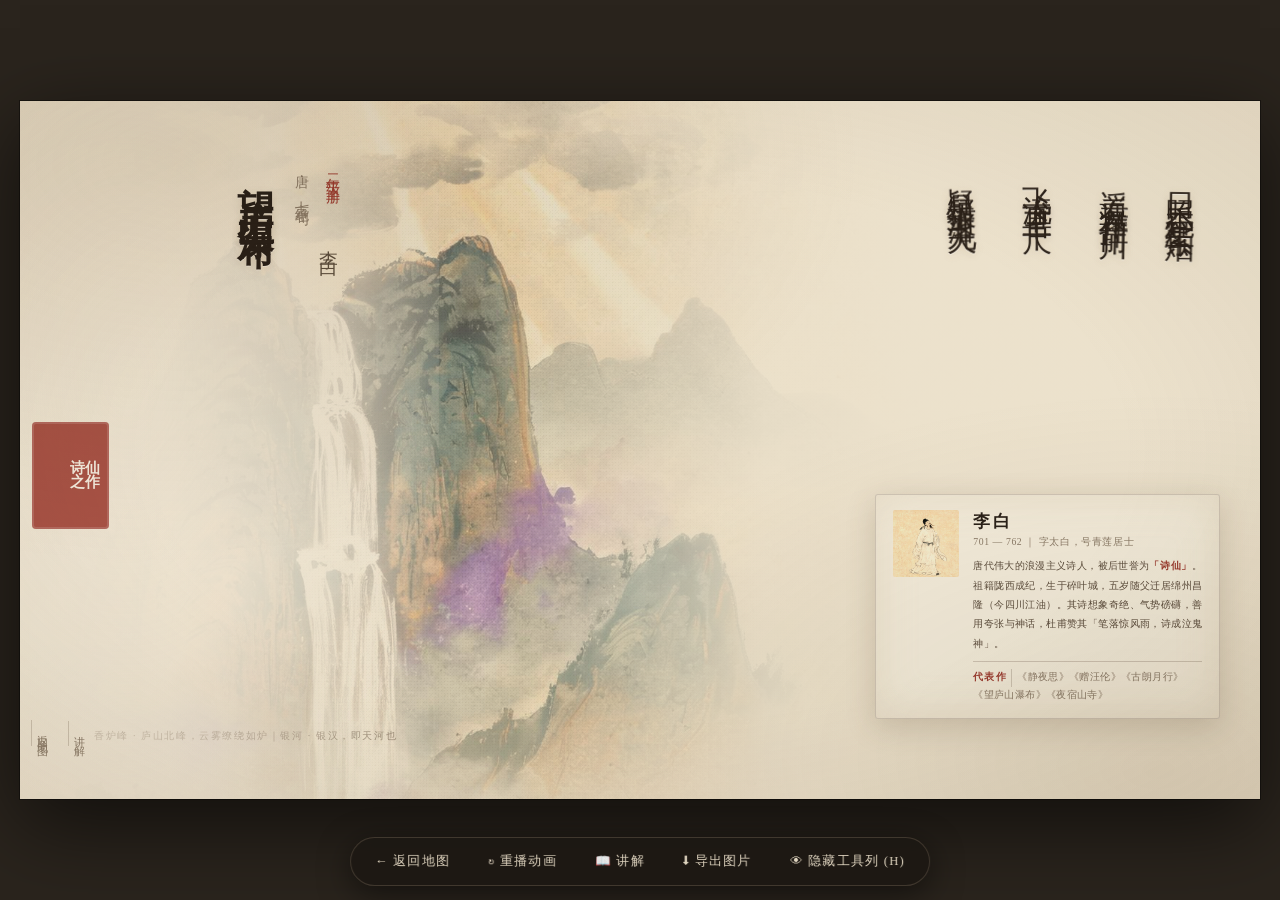
<file: index.html>
<!DOCTYPE html>
<html lang="zh-CN">
<head>
<meta charset="UTF-8">
<meta name="viewport" content="width=device-width, initial-scale=1.0">
<link rel="icon" type="image/png" href="favicon.png">
<title>望庐山瀑布 · 唐·李白</title>
<link rel="canonical" href="poem.html?id=wang-lushan-pubu">
<meta http-equiv="refresh" content="0; url=poem.html?id=wang-lushan-pubu">
<script>location.replace('poem.html?id=wang-lushan-pubu');</script>
</head>
<body>
<p><a href="poem.html?id=wang-lushan-pubu">进入《望庐山瀑布》</a></p>
</body>
</html>
</file>
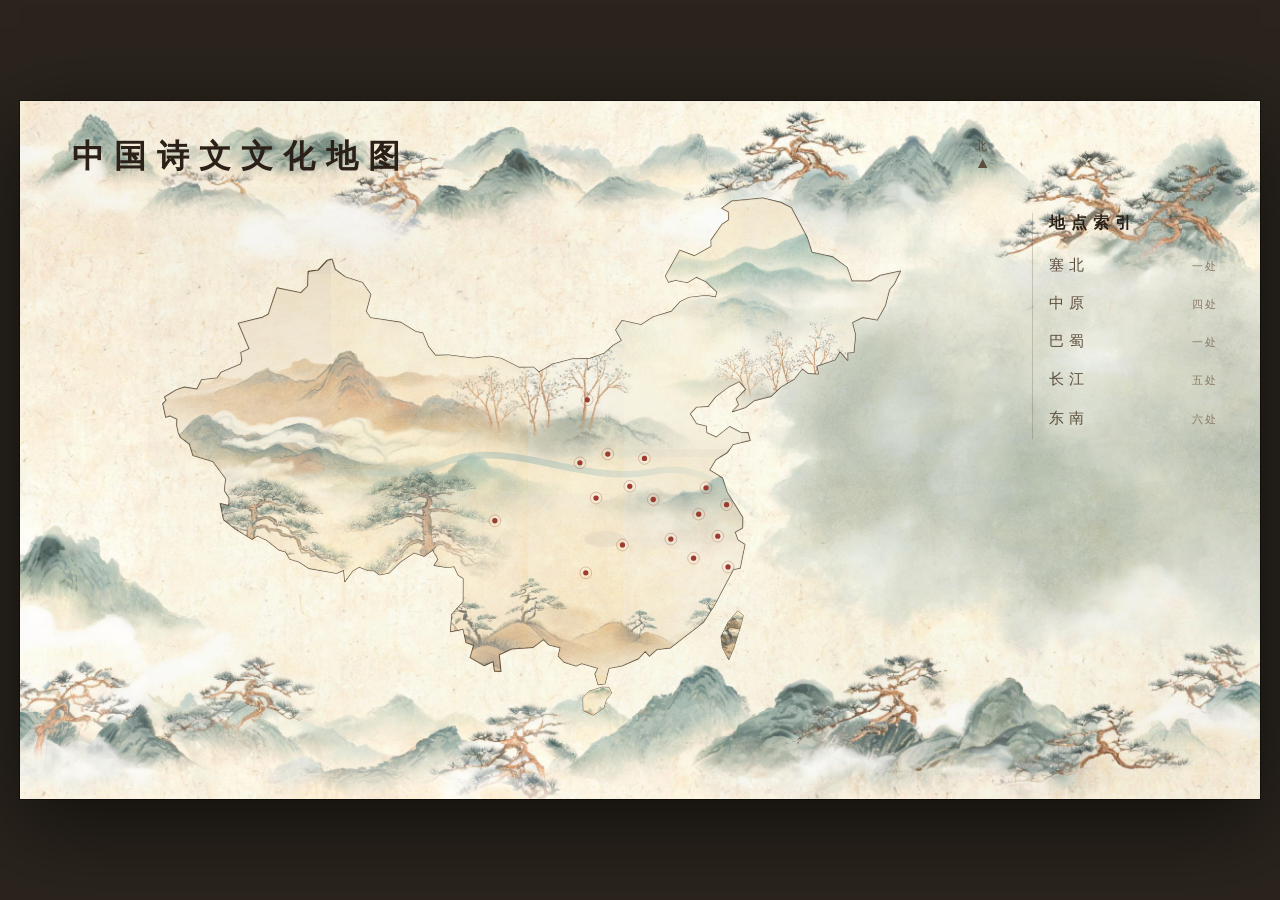
<file: map.html>
<!DOCTYPE html>
<html lang="zh-CN">
<head>
<meta charset="UTF-8">
<meta name="viewport" content="width=device-width, initial-scale=1.0">
<meta name="color-scheme" content="light">
<link rel="icon" type="image/png" href="favicon.png">
<title>中国诗文文化地图</title>
<link rel="preload" as="image" href="assets/map.jpeg" fetchpriority="high">
<link rel="preload" as="image" href="assets/map-land-west.jpeg">
<link rel="preload" as="image" href="assets/map-land-north.jpeg">
<link rel="preload" as="image" href="assets/map-land-south.jpeg">
<link rel="stylesheet" href="css/map.css?v=zone3">
</head>
<body>
<div class="stage" id="stage">
  <div class="art"></div>
  <div class="mist"></div>

  <header class="header">
    <h1>中国诗文文化地图</h1>
  </header>
  <div class="compass" aria-hidden="true"><div class="n">北</div><div class="arrow">▲</div></div>

  <div class="map-canvas" id="mapCanvas">
    <svg viewBox="0 0 1100 780" xmlns="http://www.w3.org/2000/svg" xmlns:xlink="http://www.w3.org/1999/xlink" role="img" aria-label="中国诗文地理示意">
      <defs>
        <linearGradient id="landFill" x1="0" y1="0" x2="1" y2="1">
          <stop offset="0%" stop-color="#ece2cd"/>
          <stop offset="42%" stop-color="#e6dcc8"/>
          <stop offset="100%" stop-color="#e0d4bc"/>
        </linearGradient>
        <linearGradient id="river" x1="0" y1="0" x2="1" y2="0">
          <stop offset="0%" stop-color="#c5d6cf" stop-opacity=".15"/>
          <stop offset="50%" stop-color="#9eb9b4" stop-opacity=".55"/>
          <stop offset="100%" stop-color="#c5d6cf" stop-opacity=".15"/>
        </linearGradient>
        <filter id="mottle" x="-2%" y="-2%" width="104%" height="104%">
          <feTurbulence type="fractalNoise" baseFrequency=".85" numOctaves="2" result="n"/>
          <feColorMatrix in="n" type="matrix"
            values="0 0 0 0 .72  0 0 0 0 .76  0 0 0 0 .64  0 0 0 .16 0" result="g"/>
          <feBlend in="SourceGraphic" in2="g" mode="multiply"/>
        </filter>
        <clipPath id="landClip">
          <path d="M 936.3 110.8 L 964.9 117.2 L 984.3 131.4 L 990.9 150.2 L 1015.8 150.2 L 1030.0 142.3 L 1057.2 136.4 L 1048.5 154.4 L 1042.2 161.8 L 1036.5 183.7 L 1025.5 203.1 L 1005.6 199.6 L 991.5 206.6 L 995.9 223.8 L 993.5 247.4 L 985.1 247.9 L 985.2 258.1 L 974.6 246.3 L 968.1 257.5 L 942.8 266.1 L 945.3 276.7 L 931.2 275.9 L 923.4 269.7 L 912.1 283.9 L 894.0 294.6 L 880.7 307.4 L 857.8 313.2 L 845.7 322.6 L 828.0 328.1 L 836.7 318.8 L 833.3 311.0 L 846.3 297.6 L 837.6 287.1 L 823.3 294.1 L 804.8 308.0 L 794.7 321.0 L 778.6 321.9 L 770.3 331.2 L 778.9 344.8 L 792.3 348.1 L 792.9 357.0 L 805.9 362.9 L 824.2 348.6 L 838.8 356.4 L 849.4 356.9 L 852.1 367.4 L 828.8 373.0 L 821.2 383.8 L 805.2 393.8 L 796.8 407.8 L 814.5 418.8 L 820.9 438.5 L 842.0 472.2 L 841.8 487.0 L 831.5 492.5 L 835.4 503.1 L 845.0 509.3 L 838.4 541.5 L 829.2 543.3 L 803.9 591.2 L 788.7 615.1 L 743.4 650.3 L 724.9 652.6 L 714.8 661.5 L 709.2 655.0 L 699.9 665.0 L 677.0 675.0 L 659.6 678.1 L 654.0 699.2 L 644.9 700.4 L 640.6 685.8 L 644.5 678.1 L 622.5 671.7 L 614.8 675.0 L 598.3 669.8 L 590.5 661.6 L 593.1 650.1 L 578.1 646.5 L 570.2 639.0 L 556.2 649.6 L 527.2 651.8 L 509.9 659.6 L 512.3 682.5 L 503.6 682.0 L 501.6 669.0 L 489.6 674.8 L 470.3 663.6 L 475.1 647.0 L 464.7 643.1 L 460.8 624.7 L 443.5 628.1 L 445.5 604.3 L 461.0 587.6 L 461.2 555.8 L 454.0 551.1 L 448.5 539.3 L 438.9 540.8 L 421.3 537.8 L 426.8 529.4 L 419.1 516.9 L 407.4 525.4 L 393.7 520.5 L 374.8 533.2 L 359.8 548.1 L 346.6 550.6 L 339.4 545.2 L 330.8 544.7 L 319.0 540.1 L 310.2 545.1 L 299.3 560.0 L 298.0 544.3 L 288.0 548.5 L 250.3 541.9 L 237.0 533.1 L 224.2 529.2 L 218.7 519.6 L 209.5 516.7 L 193.0 503.7 L 179.8 497.5 L 173.0 502.3 L 150.2 488.3 L 134.1 475.7 L 129.5 453.6 L 141.3 456.3 L 141.8 446.1 L 135.3 435.9 L 137.0 419.6 L 119.3 396.1 L 92.4 388.0 L 87.5 372.7 L 75.4 363.3 L 72.5 357.6 L 70.0 346.2 L 70.6 338.4 L 60.6 333.9 L 55.2 335.9 L 51.1 317.4 L 55.7 312.8 L 53.5 308.1 L 69.1 298.7 L 80.5 294.8 L 97.8 297.4 L 104.0 284.7 L 125.1 282.3 L 130.9 274.4 L 156.7 263.5 L 159.1 259.0 L 157.7 247.6 L 169.0 242.4 L 154.2 207.6 L 186.7 199.7 L 195.1 195.2 L 206.9 159.4 L 239.5 166.0 L 248.6 156.9 L 249.4 136.9 L 263.0 135.0 L 275.5 121.7 L 281.9 120.1 L 286.2 134.0 L 300.0 144.6 L 323.4 152.1 L 334.7 168.2 L 328.4 191.6 L 334.3 200.3 L 375.9 206.5 L 395.7 219.0 L 405.8 221.2 L 413.3 239.6 L 422.9 251.5 L 441.0 251.0 L 474.8 255.5 L 496.6 252.7 L 512.8 255.7 L 537.1 267.9 L 556.9 267.8 L 564.2 274.1 L 583.3 263.3 L 609.8 256.4 L 634.3 255.6 L 653.5 248.6 L 665.3 237.9 L 676.8 231.1 L 668.9 216.9 L 677.5 204.0 L 703.6 209.8 L 719.9 199.2 L 744.9 191.5 L 756.9 178.2 L 768.5 172.5 L 792.3 169.9 L 805.2 172.1 L 807.0 165.0 L 792.2 151.1 L 779.0 144.7 L 766.4 152.0 L 750.2 148.9 L 740.9 151.5 L 736.7 143.3 L 756.3 108.2 L 776.0 115.8 L 799.1 103.1 L 798.9 94.3 L 813.7 73.1 L 822.8 66.7 L 822.6 55.7 L 813.6 50.9 L 827.2 41.0 L 869.3 36.8 L 893.9 42.8 L 908.3 50.1 L 930.2 91.2 Z"/>
          <path d="M 652.3 732.4 L 638.1 742.0 L 624.7 735.8 L 624.2 718.6 L 632.3 709.6 L 650.2 704.0 L 659.7 704.4 L 663.3 712.1 L 656.1 720.9 Z"/>
          <path d="M 839.9 618.1 L 830.0 650.2 L 823.0 666.6 L 814.3 649.7 L 812.5 634.9 L 822.1 615.2 L 835.3 600.1 L 842.7 606.0 Z"/>
        </clipPath>
      </defs>

      <!-- 陆块 -->
      <g filter="url(#mottle)">
        <path class="land" fill="url(#landFill)" stroke="#5c4a36" stroke-width="1.6" stroke-linejoin="round"
          d="M 936.3 110.8 L 964.9 117.2 L 984.3 131.4 L 990.9 150.2 L 1015.8 150.2 L 1030.0 142.3 L 1057.2 136.4 L 1048.5 154.4 L 1042.2 161.8 L 1036.5 183.7 L 1025.5 203.1 L 1005.6 199.6 L 991.5 206.6 L 995.9 223.8 L 993.5 247.4 L 985.1 247.9 L 985.2 258.1 L 974.6 246.3 L 968.1 257.5 L 942.8 266.1 L 945.3 276.7 L 931.2 275.9 L 923.4 269.7 L 912.1 283.9 L 894.0 294.6 L 880.7 307.4 L 857.8 313.2 L 845.7 322.6 L 828.0 328.1 L 836.7 318.8 L 833.3 311.0 L 846.3 297.6 L 837.6 287.1 L 823.3 294.1 L 804.8 308.0 L 794.7 321.0 L 778.6 321.9 L 770.3 331.2 L 778.9 344.8 L 792.3 348.1 L 792.9 357.0 L 805.9 362.9 L 824.2 348.6 L 838.8 356.4 L 849.4 356.9 L 852.1 367.4 L 828.8 373.0 L 821.2 383.8 L 805.2 393.8 L 796.8 407.8 L 814.5 418.8 L 820.9 438.5 L 842.0 472.2 L 841.8 487.0 L 831.5 492.5 L 835.4 503.1 L 845.0 509.3 L 838.4 541.5 L 829.2 543.3 L 803.9 591.2 L 788.7 615.1 L 743.4 650.3 L 724.9 652.6 L 714.8 661.5 L 709.2 655.0 L 699.9 665.0 L 677.0 675.0 L 659.6 678.1 L 654.0 699.2 L 644.9 700.4 L 640.6 685.8 L 644.5 678.1 L 622.5 671.7 L 614.8 675.0 L 598.3 669.8 L 590.5 661.6 L 593.1 650.1 L 578.1 646.5 L 570.2 639.0 L 556.2 649.6 L 527.2 651.8 L 509.9 659.6 L 512.3 682.5 L 503.6 682.0 L 501.6 669.0 L 489.6 674.8 L 470.3 663.6 L 475.1 647.0 L 464.7 643.1 L 460.8 624.7 L 443.5 628.1 L 445.5 604.3 L 461.0 587.6 L 461.2 555.8 L 454.0 551.1 L 448.5 539.3 L 438.9 540.8 L 421.3 537.8 L 426.8 529.4 L 419.1 516.9 L 407.4 525.4 L 393.7 520.5 L 374.8 533.2 L 359.8 548.1 L 346.6 550.6 L 339.4 545.2 L 330.8 544.7 L 319.0 540.1 L 310.2 545.1 L 299.3 560.0 L 298.0 544.3 L 288.0 548.5 L 250.3 541.9 L 237.0 533.1 L 224.2 529.2 L 218.7 519.6 L 209.5 516.7 L 193.0 503.7 L 179.8 497.5 L 173.0 502.3 L 150.2 488.3 L 134.1 475.7 L 129.5 453.6 L 141.3 456.3 L 141.8 446.1 L 135.3 435.9 L 137.0 419.6 L 119.3 396.1 L 92.4 388.0 L 87.5 372.7 L 75.4 363.3 L 72.5 357.6 L 70.0 346.2 L 70.6 338.4 L 60.6 333.9 L 55.2 335.9 L 51.1 317.4 L 55.7 312.8 L 53.5 308.1 L 69.1 298.7 L 80.5 294.8 L 97.8 297.4 L 104.0 284.7 L 125.1 282.3 L 130.9 274.4 L 156.7 263.5 L 159.1 259.0 L 157.7 247.6 L 169.0 242.4 L 154.2 207.6 L 186.7 199.7 L 195.1 195.2 L 206.9 159.4 L 239.5 166.0 L 248.6 156.9 L 249.4 136.9 L 263.0 135.0 L 275.5 121.7 L 281.9 120.1 L 286.2 134.0 L 300.0 144.6 L 323.4 152.1 L 334.7 168.2 L 328.4 191.6 L 334.3 200.3 L 375.9 206.5 L 395.7 219.0 L 405.8 221.2 L 413.3 239.6 L 422.9 251.5 L 441.0 251.0 L 474.8 255.5 L 496.6 252.7 L 512.8 255.7 L 537.1 267.9 L 556.9 267.8 L 564.2 274.1 L 583.3 263.3 L 609.8 256.4 L 634.3 255.6 L 653.5 248.6 L 665.3 237.9 L 676.8 231.1 L 668.9 216.9 L 677.5 204.0 L 703.6 209.8 L 719.9 199.2 L 744.9 191.5 L 756.9 178.2 L 768.5 172.5 L 792.3 169.9 L 805.2 172.1 L 807.0 165.0 L 792.2 151.1 L 779.0 144.7 L 766.4 152.0 L 750.2 148.9 L 740.9 151.5 L 736.7 143.3 L 756.3 108.2 L 776.0 115.8 L 799.1 103.1 L 798.9 94.3 L 813.7 73.1 L 822.8 66.7 L 822.6 55.7 L 813.6 50.9 L 827.2 41.0 L 869.3 36.8 L 893.9 42.8 L 908.3 50.1 L 930.2 91.2 Z"/>
        <path fill="url(#landFill)" stroke="#5c4a36" stroke-width="1.2" stroke-linejoin="round"
          d="M 652.3 732.4 L 638.1 742.0 L 624.7 735.8 L 624.2 718.6 L 632.3 709.6 L 650.2 704.0 L 659.7 704.4 L 663.3 712.1 L 656.1 720.9 Z"/>
        <path fill="url(#landFill)" stroke="#5c4a36" stroke-width="1.2" stroke-linejoin="round"
          d="M 839.9 618.1 L 830.0 650.2 L 823.0 666.6 L 814.3 649.7 L 812.5 634.9 L 822.1 615.2 L 835.3 600.1 L 842.7 606.0 Z"/>
      </g>

      <!-- 三张水墨铺满陆块：西 / 北 / 南 交叠晕开 -->
      <g class="ink-wash" clip-path="url(#landClip)" pointer-events="none">
        <image href="assets/map-land-west.jpeg" xlink:href="assets/map-land-west.jpeg"
          x="10" y="140" width="540" height="500" preserveAspectRatio="xMidYMid slice"/>
        <image href="assets/map-land-north.jpeg" xlink:href="assets/map-land-north.jpeg"
          x="280" y="10" width="560" height="430" preserveAspectRatio="xMidYMid slice"/>
        <image href="assets/map-land-north.jpeg" xlink:href="assets/map-land-north.jpeg"
          x="680" y="0" width="420" height="380" preserveAspectRatio="xMidYMin slice"/>
        <image href="assets/map-land-south.jpeg" xlink:href="assets/map-land-south.jpeg"
          x="160" y="340" width="520" height="380" preserveAspectRatio="xMidYMid slice"/>
        <image href="assets/map-land-south.jpeg" xlink:href="assets/map-land-south.jpeg"
          x="540" y="390" width="460" height="380" preserveAspectRatio="xMidYMax slice"/>
        <image class="ink-island" href="assets/map-land-south.jpeg" xlink:href="assets/map-land-south.jpeg"
          x="608" y="688" width="72" height="72" preserveAspectRatio="xMidYMax slice"/>
        <image class="ink-island" href="assets/map-land-west.jpeg" xlink:href="assets/map-land-west.jpeg"
          x="800" y="588" width="52" height="92" preserveAspectRatio="xMidYMid slice"/>
      </g>
      <path d="M210 430 C280 390, 360 430, 430 400 C520 360, 620 430, 720 410 C780 398, 820 430, 860 470"
        fill="none" stroke="url(#river)" stroke-width="9" stroke-linecap="round"/>
      <!-- 洞庭湖面：贴着点位西侧一抹，不另叠楼阁 -->
      <ellipse cx="654" cy="502" rx="28" ry="11" fill="#d8cfc0" opacity=".35"/>

      <g id="placeLayer"></g>
    </svg>
  </div>

  <aside class="index" id="placeIndex">
    <h2>地点索引</h2>
  </aside>

  <div class="panel-scrim" id="panelScrim"></div>
  <aside class="place-panel" id="placePanel" aria-hidden="true">
    <button class="place-panel-close" id="panelClose" type="button">关闭</button>
    <figure class="place-scroll" id="panelScroll" hidden>
      <span class="scroll-rod scroll-rod-top" aria-hidden="true"></span>
      <div class="scroll-mount">
        <img id="panelArt" alt="">
      </div>
      <span class="scroll-rod scroll-rod-bottom" aria-hidden="true"></span>
    </figure>
    <div class="place-copy">
      <div class="place-kicker" id="panelKicker">风土人情</div>
      <h2 id="panelTitle"></h2>
      <p class="place-region" id="panelRegion"></p>
      <p class="place-lead" id="panelLead"></p>
      <div id="panelSections"></div>
      <h3 class="place-poems-title">此地诗篇</h3>
      <div class="place-poems" id="panelPoems"></div>
    </div>
  </aside>
</div>

<script src="data/catalog.js?v=20260919c"></script>
<script src="js/map.js?v=zone5"></script>
</body>
</html>
</file>
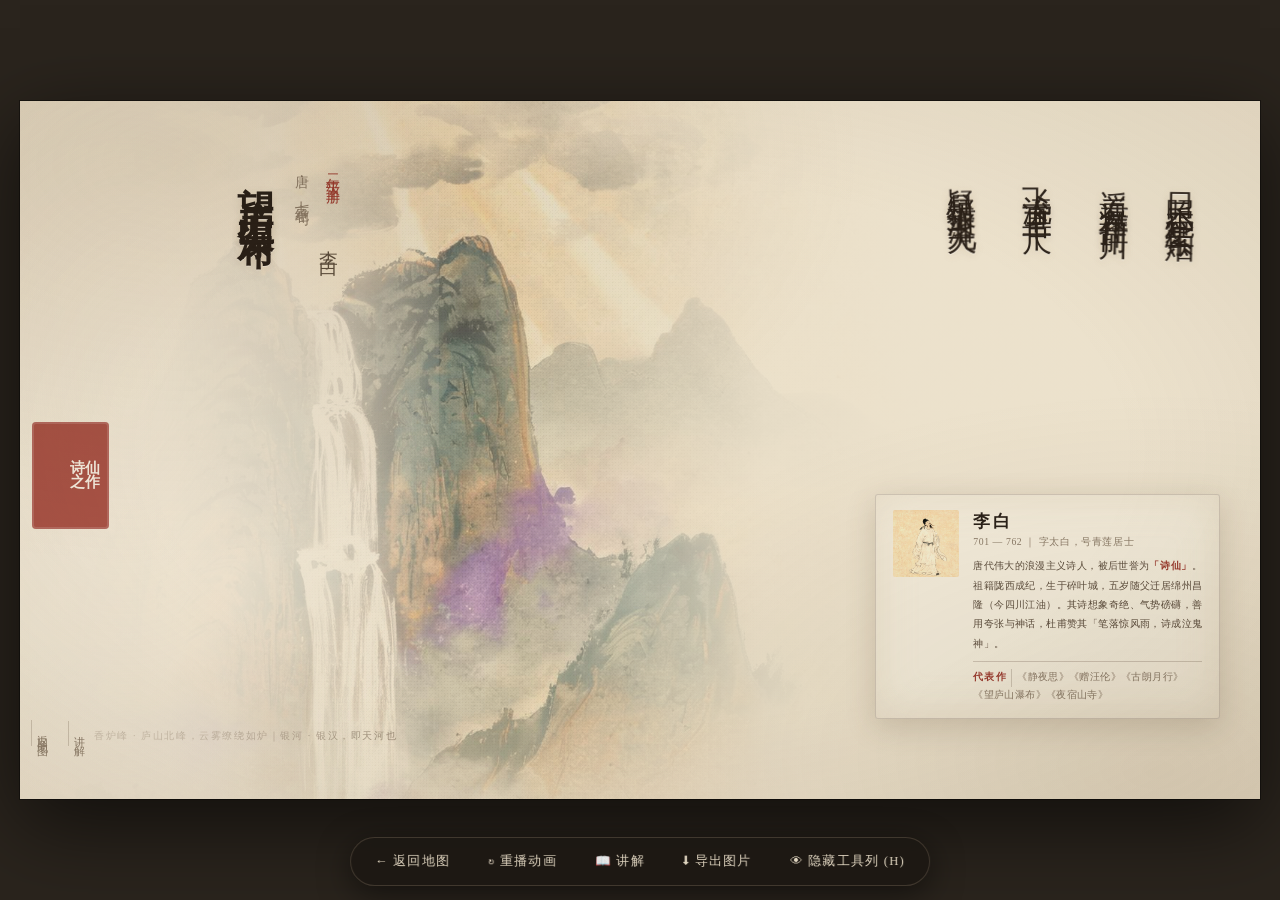
<file: poem.html>
<!DOCTYPE html>
<html lang="zh-CN">
<head>
<meta charset="UTF-8">
<meta name="viewport" content="width=device-width, initial-scale=1.0">
<meta name="color-scheme" content="light">
<link rel="icon" type="image/png" href="favicon.png">
<title>古诗</title>
<link rel="stylesheet" href="css/poem.css?v=title9">
</head>
<body>

<div class="stage" id="stage">

  <div class="art" id="art"></div>
  <div class="art-veil"></div>

  <div class="content">

    <div class="left-panel">
      <div class="title-block">
        <div class="title-grade" id="titleGrade"></div>
        <div class="title-sub" id="titleSub"></div>
        <div class="title-main" id="titleMain"></div>
      </div>
      <div class="byline">
        <div class="author-line" id="authorLine"></div>
        <div class="seal" id="seal" title="印章"></div>
      </div>

      <div class="side-links">
        <a class="map-back" id="mapBack" href="map.html">返回地图</a>
        <div class="notes-toggle" id="notesToggle">讲 解</div>
      </div>
    </div>

    <div class="right-panel">
      <div class="poem is-jueju" id="poem"></div>
    </div>

  </div>

  <div class="gloss" id="gloss"></div>

  <div class="author-card" id="authorCard">
    <img id="authorPortrait" alt="" hidden>
    <div class="author-meta">
      <div class="author-name" id="authorName"></div>
      <div class="author-dates" id="authorDates"></div>
      <div class="author-desc" id="authorDesc"></div>
      <div class="author-works" id="authorWorks"></div>
    </div>
  </div>

  <div class="notes-panel" id="notesPanel">
    <button class="notes-close" id="notesClose">✕ 关闭</button>
    <div class="notes-inner">
      <div class="notes-title" id="notesTitle">讲解</div>
      <div class="notes-grid" id="notesGrid"></div>
    </div>
  </div>

</div>

<div class="toolbar" id="toolbar">
  <a id="toolbarMap" href="map.html">← 返回地图</a>
  <button id="btnReplay">↻ 重播动画</button>
  <button id="btnNotes">📖 讲解</button>
  <button id="btnShot">⬇ 导出图片</button>
  <button id="btnHide">👁 隐藏工具列 (H)</button>
</div>

<script src="data/catalog.js?v=20260919c"></script>
<script src="js/poem.js?v=g12"></script>
</body>
</html>
</file>
<file: css/map.css>
:root {
  --ink:        #2b2118;
  --ink-light:  #5c4d3c;
  --ink-faint:  #8a7a66;
  --paper:      #ece2cd;
  --seal:       #9c3b2e;
  --gold:       #b08d4f;
  --line:       rgba(80, 62, 44, 0.22);
}
* { margin: 0; padding: 0; box-sizing: border-box; }
html, body {
  width: 100%;
  background: #2a241d;
  font-family: 'SimSun', '宋体', 'Songti SC', 'STSong', 'Noto Serif CJK SC', 'Noto Serif SC', serif;
  -webkit-font-smoothing: antialiased;
}
body {
  min-height: 100vh;
  display: flex; align-items: center; justify-content: center;
  padding: 20px;
  overflow-x: hidden;
}
.stage {
  position: relative;
  width: min(1600px, 100%, (100vh - 40px) * 16 / 9);
  aspect-ratio: 16 / 9;
  background-color: var(--paper);
  background-image: url('../assets/map.jpeg');
  background-size: cover;
  background-position: center;
  overflow: hidden;
  isolation: isolate;
  box-shadow: 0 24px 80px rgba(0,0,0,.6), 0 0 0 1px rgba(0,0,0,.4);
}
.stage::before {
  content: ''; position: absolute; inset: 0; pointer-events: none; z-index: 6;
  background:
    radial-gradient(ellipse at 12% 8%,  rgba(150,120,80,.08), transparent 42%),
    radial-gradient(ellipse at 92% 96%, rgba(120,100,70,.07), transparent 38%);
  mix-blend-mode: multiply;
}
.art {
  position: absolute; inset: 0; z-index: 1;
  background-image: url('../assets/map.jpeg');
  background-size: cover;
  background-position: center;
  opacity: 0;
  pointer-events: none;
  transition: opacity .7s ease;
}
.art.is-ready { opacity: 1; }
.mist {
  position: absolute; inset: 0; z-index: 2; pointer-events: none;
  background:
    radial-gradient(ellipse at 8% 90%, rgba(236,226,205,.12), transparent 32%),
    radial-gradient(ellipse at 92% 10%, rgba(236,226,205,.1), transparent 28%);
}

.header {
  position: absolute; top: 4.8%; left: 4.2%; z-index: 8;
}
.header h1 {
  font-size: clamp(22px, 2.5vw, 32px);
  font-weight: 700;
  letter-spacing: .32em;
  color: var(--ink);
}
.compass {
  position: absolute; top: 5.2%; right: 21%; z-index: 8;
  width: 34px; text-align: center; color: var(--ink-light);
}
.compass .n { font-size: 12px; letter-spacing: .2em; }
.compass .arrow { font-size: 16px; line-height: 1; }

.map-canvas {
  position: absolute;
  left: 2%; top: 10%;
  width: 78%; height: 82%;
  z-index: 5;
}
.map-canvas svg { width: 100%; height: 100%; display: block; overflow: visible; }

.spot {
  position: absolute;
  width: 0; height: 0;
  z-index: 9;
  text-decoration: none;
  color: inherit;
}
.spot .pin {
  position: absolute; left: 0; top: 0;
  width: 9px; height: 9px;
  transform: translate(-50%, -50%);
  border-radius: 50%;
  background: var(--seal);
  box-shadow: 0 0 0 4px rgba(156,59,46,.14);
}
.spot .tag {
  position: absolute;
  left: 0; top: 0;
  transform: translate(-8px, -18px);
  display: flex; align-items: center; gap: 7px;
  padding: 5px 12px 5px 10px;
  white-space: nowrap;
  background: #f6efe2;
  border: 1px solid rgba(120,96,64,.38);
  border-radius: 3px;
  color: var(--ink);
  font-size: clamp(13px, 1.15vw, 16px);
  letter-spacing: .14em;
  box-shadow: 0 2px 10px rgba(80,62,44,.1);
}
.spot .tag b { color: var(--seal); font-weight: 700; letter-spacing: 0; font-size: .9em; }
.spot:hover .tag { border-color: var(--seal); color: var(--seal); }

.index {
  position: absolute; top: 16%; right: 3.4%;
  width: 15%; z-index: 8;
  border-left: 1px solid var(--line);
  padding-left: 1.3vw;
  overflow: visible;
}
.index h2 {
  font-size: clamp(14px, 1.25vw, 17px);
  font-weight: 700;
  letter-spacing: .36em;
  color: var(--ink);
  margin-bottom: 14px;
}
.index-zone { margin-bottom: .2em; }
.index-zone-toggle {
  display: flex;
  align-items: baseline;
  justify-content: space-between;
  gap: 8px;
  width: 100%;
  margin: 0;
  padding: 7px 0;
  border: 0;
  background: none;
  cursor: pointer;
  font-family: inherit;
  text-align: left;
  color: var(--ink-light);
}
.index-zone-toggle .zone-name {
  font-size: clamp(14px, 1.2vw, 16px);
  letter-spacing: .32em;
}
.index-zone-toggle .zone-count {
  font-size: 11px;
  letter-spacing: .18em;
  color: var(--ink-faint);
  flex: none;
}
.index-zone-toggle:hover .zone-name,
.index-zone.is-open .zone-name { color: var(--seal); }
.index-zone.is-open .zone-count { color: var(--seal); opacity: .7; }
.index-zone-list {
  display: grid;
  grid-template-rows: 0fr;
  transition: grid-template-rows .28s ease;
}
.index-zone.is-open .index-zone-list { grid-template-rows: 1fr; }
.index-zone-inner { overflow: hidden; min-height: 0; }
.index-zone.is-open .index-zone-inner { padding: 2px 0 10px; }
.index a {
  display: flex;
  align-items: baseline;
  gap: 8px;
  width: 100%;
  padding: 5px 0 5px 2px;
  font-size: clamp(13px, 1.1vw, 15px);
  color: var(--ink);
  letter-spacing: .18em;
  text-decoration: none;
  background: none;
  border: 0;
  cursor: pointer;
  font-family: inherit;
  text-align: left;
}
.index a em { font-style: normal; color: var(--seal); min-width: 1.5em; }
.index a:hover,
.index a.is-active { color: var(--seal); }
.place-pin.is-dim { opacity: .28; }
.place-pin.is-dim:hover { opacity: 1; }

.place-pin { cursor: pointer; }
.place-pin .hit { pointer-events: all; }
.place-pin .pin-ring { opacity: .34; }
.place-pin .pin-label {
  opacity: 0;
  pointer-events: none;
  transition: opacity .18s ease;
}
.place-pin .pin-tag {
  fill: #f6efe2;
  stroke: rgba(120,96,64,.42);
  stroke-width: 1.1;
  filter: drop-shadow(0 2px 6px rgba(80,62,44,.12));
}
.ink-wash {
  opacity: 0;
  transition: opacity 1.05s ease;
}
.stage.is-painted .ink-wash { opacity: 1; }
.ink-wash image {
  mix-blend-mode: multiply;
  opacity: .78;
  pointer-events: none;
  mask-image: radial-gradient(ellipse 92% 88% at 50% 50%, #000 18%, transparent 100%);
  -webkit-mask-image: radial-gradient(ellipse 92% 88% at 50% 50%, #000 18%, transparent 100%);
}
.ink-wash image.ink-island {
  mask-image: none;
  -webkit-mask-image: none;
  opacity: .9;
}
.place-pin:hover,
.place-pin.is-active { z-index: 3; }
.place-pin:hover .pin-label,
.place-pin.is-active .pin-label { opacity: 1; }
.place-pin:hover .pin-tag,
.place-pin.is-active .pin-tag { stroke: var(--seal); }
.place-pin:hover .pin-ring,
.place-pin.is-active .pin-ring { opacity: .78; }
.place-pin.is-active .pin-name { fill: var(--seal); }

.place-panel {
  position: absolute;
  top: 10%;
  right: 2.2%;
  width: min(560px, 48%);
  height: 80%;
  z-index: 18;
  display: flex;
  align-items: stretch;
  background: rgba(244, 236, 220, .97);
  border: 1px solid var(--line);
  border-radius: 3px;
  padding: 0;
  box-shadow: 0 12px 36px rgba(80,62,44,.16), inset 0 0 40px rgba(200,180,145,.22);
  overflow: hidden;
  transform: translateX(18px);
  opacity: 0;
  visibility: hidden;
  pointer-events: none;
  transition: opacity .32s ease, transform .32s ease, visibility .32s;
}
.place-panel.open {
  opacity: 1;
  visibility: visible;
  pointer-events: auto;
  transform: none;
}
.place-scroll {
  display: flex;
  flex-direction: column;
  flex: 0 0 138px;
  width: 138px;
  margin: 0;
  padding: 12px 11px 14px;
  background:
    linear-gradient(90deg, rgba(70,52,28,.14), transparent 16%, transparent 84%, rgba(70,52,28,.14)),
    linear-gradient(#cbb892, #bfad7e);
  border-right: 1px solid rgba(80,62,44,.18);
}
.place-scroll[hidden] { display: none; }
.scroll-rod {
  flex: none;
  height: 7px;
  margin: 0 -5px;
  background: linear-gradient(#5a4632, #2c2118);
  border-radius: 2px;
  box-shadow: 0 1px 2px rgba(0,0,0,.28);
}
.scroll-rod-bottom { height: 10px; }
.scroll-mount {
  flex: 1;
  min-height: 0;
  margin: 7px 3px;
  padding: 5px;
  background: #efe6d2;
  box-shadow: inset 0 0 0 1px rgba(120,96,64,.28);
  overflow: hidden;
}
.scroll-mount img {
  display: block;
  width: 100%;
  height: 100%;
  object-fit: cover;
  object-position: center;
  mix-blend-mode: multiply;
}
.place-copy {
  flex: 1;
  min-width: 0;
  overflow-y: auto;
  padding: 18px 20px 20px;
}
.place-panel-close {
  position: absolute;
  top: 12px; right: 12px;
  z-index: 2;
  font-family: inherit;
  font-size: 13px;
  letter-spacing: .16em;
  color: var(--ink-faint);
  background: rgba(244, 236, 220, .92);
  border: 1px solid var(--line);
  border-radius: 2px;
  padding: 4px 10px;
  cursor: pointer;
}
.place-panel-close:hover { color: var(--seal); border-color: var(--seal); }
.place-kicker {
  font-size: 12px;
  letter-spacing: .28em;
  color: var(--seal);
  margin-bottom: 6px;
}
.place-panel h2 {
  font-size: clamp(20px, 1.7vw, 26px);
  letter-spacing: .22em;
  color: var(--ink);
  margin-bottom: 4px;
  padding-right: 4.2em;
}
.place-region {
  font-size: 13px;
  letter-spacing: .16em;
  color: var(--ink-faint);
  margin-bottom: 12px;
}
.place-lead {
  font-size: 13.5px;
  line-height: 1.9;
  color: var(--ink-light);
  letter-spacing: .04em;
  text-align: justify;
  margin-bottom: 14px;
}
.place-section {
  margin-bottom: 12px;
}
.place-section h3 {
  font-size: 14px;
  color: var(--seal);
  letter-spacing: .18em;
  margin-bottom: 4px;
}
.place-section h3::before { content: '▪ '; color: var(--gold); }
.place-section p {
  font-size: 13px;
  line-height: 1.9;
  color: var(--ink-light);
  letter-spacing: .03em;
  text-align: justify;
}
.place-poems-title {
  font-size: 14px;
  letter-spacing: .28em;
  color: var(--ink);
  border-top: 1px solid var(--line);
  padding-top: 12px;
  margin: 8px 0 10px;
}
.place-poems {
  display: flex;
  flex-direction: column;
  gap: 8px;
}
.place-poems a {
  display: flex;
  flex-direction: column;
  gap: 2px;
  padding: 10px 12px;
  text-decoration: none;
  color: var(--ink);
  background: rgba(236, 226, 205, .65);
  border: 1px solid var(--line);
  border-radius: 2px;
  letter-spacing: .12em;
}
.place-poems a:hover { border-color: var(--seal); color: var(--seal); }
.place-poems a strong { font-size: 15px; font-weight: 700; }
.place-poems a small {
  font-size: 12px;
  color: var(--ink-faint);
  letter-spacing: .1em;
}
.place-poems a:hover small { color: var(--seal); }

@media (min-width: 901px) {
  body.panel-open .index {
    opacity: 0;
    pointer-events: none;
  }
}

.panel-scrim {
  display: none;
}

@media (max-width: 900px) {
  html, body { padding: 0; align-items: flex-start; background: var(--paper); }
  body { min-height: 100dvh; }
  .stage {
    width: 100%;
    aspect-ratio: auto;
    min-height: 100dvh;
    overflow: visible;
    box-shadow: none;
  }
  .stage::before {
    mix-blend-mode: normal;
    opacity: .5;
  }
  .header {
    position: relative; top: auto; left: auto;
    padding: calc(18px + env(safe-area-inset-top, 0px)) 20px 6px;
  }
  .header h1 {
    font-size: clamp(20px, 5.5vw, 26px);
    letter-spacing: .16em;
    line-height: 1.45;
  }
  .compass { display: none; }
  .map-canvas {
    position: relative; left: auto; top: auto;
    width: calc(100% - 12px);
    height: auto;
    aspect-ratio: 1100 / 780;
    margin: 4px auto 0;
  }
  .index {
    position: relative; top: auto; right: auto; bottom: auto;
    width: auto;
    margin: 10px 16px calc(24px + env(safe-area-inset-bottom, 0px));
    padding: 14px 16px 12px;
    border-left: 0;
    border: 1px solid var(--line);
    background: rgba(244,239,228,.55);
  }
  .index h2 { font-size: 15px; letter-spacing: .28em; margin-bottom: 10px; }
  .index-zone-toggle { padding: 10px 0; min-height: 44px; }
  .index-zone-toggle .zone-name { font-size: 16px; }
  .index a { font-size: 16px; padding: 8px 0 8px 2px; min-height: 44px; align-items: center; }
}

@media (max-width: 900px) {
  .index a + a { margin-top: 4px; }
  .place-panel {
    position: fixed;
    left: 0; right: 0; top: auto;
    bottom: 0;
    width: 100%;
    height: auto;
    max-height: min(78dvh, 640px);
    border-radius: 14px 14px 0 0;
    transform: translateY(24px);
    padding: 0;
  }
  .place-panel.open { transform: none; }
  .place-scroll {
    flex-basis: 108px;
    width: 108px;
    padding: 14px 8px calc(18px + env(safe-area-inset-bottom, 0px));
  }
  .place-copy {
    padding: 18px 18px calc(22px + env(safe-area-inset-bottom, 0px));
  }
  .panel-scrim {
    display: block;
    position: fixed;
    inset: 0;
    z-index: 17;
    background: rgba(42, 36, 29, .28);
    opacity: 0;
    visibility: hidden;
    pointer-events: none;
    transition: opacity .32s ease, visibility .32s;
  }
  .panel-scrim.show {
    opacity: 1;
    visibility: visible;
    pointer-events: auto;
  }
  .place-poems a { min-height: 48px; justify-content: center; }
}

@media (max-width: 480px) {
  .header h1 { letter-spacing: .1em; }
  .map-canvas { width: 100%; }
}
</file>
<file: css/poem.css>
/* ══════════════════════════════════════════════════════════
   《望庐山瀑布》古诗学习页面
   复刻风格：国潮宣纸质感水墨插画 + 传统竖排排版
   生成方式：Doubao-Seedream 5.0 出图 + HTML/CSS 合成
   ══════════════════════════════════════════════════════════ */

@font-face { font-family: 'NotoSerifSC'; src: local('Noto Serif CJK SC'), local('Noto Serif CJK SC Regular'); }

:root {
  --ink:        #2b2118;   /* 主墨色 */
  --ink-light:  #5c4d3c;   /* 浅墨 */
  --ink-faint:  #8a7a66;   /* 淡墨 */
  --paper:      #ece2cd;   /* 宣纸米黄 */
  --paper-warm: #e8dcc4;
  --seal:       #9c3b2e;   /* 朱砂印泥 */
  --gold:       #b08d4f;   /* 赭金 */
  --line:       rgba(80, 62, 44, 0.22);
}

* { margin: 0; padding: 0; box-sizing: border-box; }

html, body {
  width: 100%;
  background: #2a241d;
  font-family: 'SimSun', '宋体', 'Songti SC', 'STSong', 'Noto Serif CJK SC', 'Noto Serif SC', serif;
  -webkit-font-smoothing: antialiased;
}
/* 只有 body 负责居中，html 不设 min-height（否则会多出滚动余量） */
body {
  min-height: 100vh;
  display: flex; align-items: center; justify-content: center;
  padding: 20px;
  overflow-x: hidden;
}

/* ── 主画布：16:9 古籍横卷 ────────────────────────────── */
.stage {
  position: relative;
  /* 同时受宽和高约束：既能铺满宽屏，也不至于在矮屏上溢出 */
  width: min(1600px, 100%, (100vh - 40px) * 16 / 9);
  aspect-ratio: 16 / 9;
  background: var(--paper);
  overflow: hidden;
  isolation: isolate;
  box-shadow: 0 24px 80px rgba(0,0,0,.6), 0 0 0 1px rgba(0,0,0,.4);
  /* 宣纸颗粒纹理 */
  background-image:
    radial-gradient(rgba(140,120,90,.09) 1px, transparent 1px),
    radial-gradient(rgba(160,140,110,.07) 1px, transparent 1px),
    linear-gradient(105deg, rgba(214,199,172,.5), rgba(236,226,205,.2) 40%, rgba(216,200,172,.45));
  background-size: 3px 3px, 7px 7px, 100% 100%;
  background-position: 0 0, 2px 3px, 0 0;
}

/* 纸张纤维 + 做旧晕染 */
.stage::before {
  content: ''; position: absolute; inset: 0; pointer-events: none; z-index: 6;
  background:
    radial-gradient(ellipse at 12% 8%,  rgba(150,120,80,.16), transparent 45%),
    radial-gradient(ellipse at 92% 96%, rgba(120,100,70,.14), transparent 40%),
    radial-gradient(ellipse at 50% 50%, transparent 55%, rgba(120,100,70,.10) 100%);
  mix-blend-mode: multiply;
}

/* ── 插画层 ──────────────────────────────────────────── */
.art {
  position: absolute; inset: 0; z-index: 1;
  background-size: 118% auto;
  background-position: 58% 34%;
  background-repeat: no-repeat;
  opacity: 0;
  background-color: var(--paper);
  mix-blend-mode: multiply;
}
.art.is-ready {
  opacity: .92;
  transition: opacity 1.05s ease;
  animation: kenburns 38s ease-in-out 0.2s infinite alternate;
}
.stage.no-art .art { display: none; animation: none; }
@keyframes kenburns {
  from { transform: scale(1)     translate(0, 0); }
  to   { transform: scale(1.045) translate(-0.5%, -0.7%); }
}

/* 插画左缘渐隐（给标题让位）＋ 右半渐隐（给诗句让位） */
.art-veil {
  position: absolute; inset: 0; z-index: 2; pointer-events: none;
  background:
    linear-gradient(to right,
      rgba(236,226,205,.97) 0%,
      rgba(236,226,205,.86) 12%,
      rgba(236,226,205,.40) 24%,
      transparent 36%,
      transparent 40%,
      rgba(236,226,205,.45) 50%,
      rgba(236,226,205,.86) 60%,
      rgba(236,226,205,.97) 72%,
      rgba(236,226,205,.99) 100%),
    linear-gradient(to bottom,
      rgba(236,226,205,.45) 0%, transparent 13%,
      transparent 84%, rgba(236,226,205,.45) 100%);
}

/* ── 内容容器 ────────────────────────────────────────── */
.content { position: absolute; inset: 0; z-index: 5; display: flex; }

/* ══ 左区：标题落款区 ═════════════════════════════════ */
.left-panel {
  flex: 0 0 26%;
  padding: 4.6% 0 0 3.4%;
  display: flex; flex-direction: column;
  position: relative;
  z-index: 2;
  min-height: 0;
}
.stage.title-tight .left-panel {
  padding-bottom: 18%;
}
/* 标题区背后的柔化纸色衬底，保证在插画上仍清晰 */
.left-panel::before {
  content: ''; position: absolute; inset: -12% -30% -10% -8%;
  background: radial-gradient(ellipse at 30% 42%, rgba(238,229,211,.90) 0%, rgba(238,229,211,.72) 42%, rgba(238,229,211,0) 78%);
  pointer-events: none; z-index: -1;
}

/* 竖排标题：年级 / 体裁 / 诗题 从右到左各占一列，禁止折列 */
.title-block {
  writing-mode: vertical-rl;
  text-orientation: mixed;
  display: flex;
  flex-direction: column;
  flex: 0 0 auto;
  flex-wrap: nowrap;
  align-items: flex-start;
  gap: .75em;
  max-height: none;
}
.title-main {
  flex: none;
  white-space: nowrap;
  font-size: clamp(26px, 2.9vw, 48px);
  font-weight: 700;
  letter-spacing: .30em;
  color: var(--ink);
  text-shadow: 0 1px 0 rgba(255,255,255,.35), 0 2px 8px rgba(120,95,60,.14);
}
.stage.title-tight .title-main {
  font-size: clamp(24px, 2.35vw, 40px);
  letter-spacing: .16em;
}
.stage.title-xlong .title-main {
  font-size: clamp(22px, 2.1vw, 34px);
  letter-spacing: .12em;
}
.stage.title-xxlong .title-main {
  font-size: clamp(20px, 1.9vw, 30px);
  letter-spacing: .10em;
}
.stage.title-tight .title-sub {
  font-size: clamp(12px, 1.05vw, 16px);
  letter-spacing: .24em;
}
.title-sub {
  flex: none;
  white-space: nowrap;
  font-size: clamp(13px, 1.1vw, 17px);
  letter-spacing: .28em;
  color: var(--ink-faint);
  margin-right: 0;
  align-self: flex-start;
  padding-top: .3em;
}
.title-grade {
  flex: none;
  white-space: nowrap;
  writing-mode: vertical-rl;
  text-orientation: mixed;
  font-size: clamp(13px, 1.1vw, 17px);
  letter-spacing: .28em;
  color: var(--seal);
  margin-right: 0;
  align-self: flex-start;
  padding-top: .3em;
}

/* 作者落款 */
.byline {
  display: flex;
  flex-direction: column;
  align-items: flex-end;
  flex: 0 0 auto;
}
.author-line {
  writing-mode: vertical-rl;
  margin-top: 1.1em;
  font-size: clamp(15px, 1.5vw, 24px);
  letter-spacing: .42em;
  color: var(--ink-light);
}
.stage.title-tight .author-line {
  margin-top: .45em;
  font-size: clamp(13px, 1.15vw, 18px);
  letter-spacing: .28em;
}

/* 长标题：印章回到落款旁，避免压住「返回地图」 */
.stage.title-tight .byline {
  flex-direction: row;
  align-items: center;
  gap: 10px;
}
.stage.title-tight .seal {
  position: static;
  left: auto; top: auto;
  width: clamp(32px, 3.1vw, 46px);
  margin: .45em 0 0;
  flex: 0 0 auto;
}
.stage.title-tight .seal span { font-size: clamp(9px, 0.85vw, 13px); }

/* 朱砂印章 */
.seal {
  position: absolute;
  left: 3.6%; top: 46%;
  width: clamp(38px, 3.9vw, 62px);
  aspect-ratio: 1;
  background: var(--seal);
  border-radius: 4px;
  display: grid; grid-template-columns: 1fr 1fr; gap: 0;
  padding: 12%;
  box-shadow: inset 0 0 0 2px rgba(255,255,255,.14);
  opacity: .86;
  z-index: 3;
}
.seal span {
  font-size: clamp(11px, 1.15vw, 19px);
  font-weight: 700;
  color: #f4ece0;
  display: flex; align-items: center; justify-content: center;
  line-height: 1;
}

/* ══ 右区：竖排诗句 ═══════════════════════════════════ */
.right-panel {
  flex: 1;
  min-height: 0;
  padding: 5.2% 5.2% 0 0;
  /* 底部留给作者卡，避免七言最后一字贴住卡片 */
  padding-bottom: clamp(200px, 26vh, 256px);
  display: flex; flex-direction: column; align-items: flex-end;
  justify-content: flex-start;
}

/* 诗句容器：从右往左读；绝句 4 列，律诗桌面 8 列 */
.poem {
  display: flex;
  flex-direction: row-reverse;   /* 第一列在最右 */
  align-items: flex-start;
  gap: clamp(16px, 2.2vw, 42px);
}
.poem.is-lushi {
  gap: clamp(8px, 1.15vw, 22px);
}
.poem.is-lushi .line {
  font-size: clamp(17px, 1.85vw, 32px);
  letter-spacing: .22em;
}
.stage.is-wuyan .poem.is-lushi {
  gap: clamp(12px, 1.7vw, 32px);
}
.stage.is-wuyan .poem.is-lushi .line {
  font-size: clamp(24px, 2.55vw, 42px);
  letter-spacing: .28em;
}
.stage.is-wuyan .poem.is-jueju .line {
  font-size: clamp(24px, 2.55vw, 42px);
  letter-spacing: .28em;
}
.stage.title-xlong .poem.is-lushi {
  gap: clamp(7px, 1.05vw, 18px);
}
/* 每列 = 一句诗 —— 可独立拖拽的物理单元 */
.col {
  display: flex;
  flex-direction: column;
  gap: 0;
  cursor: grab;
  user-select: none;
  touch-action: none;            /* 触屏可拖 */
  will-change: transform;
  transform-origin: 50% 50%;
  /* 拖拽时抬起的手感 */
  transition: filter .3s ease;
}
.col:hover { filter: drop-shadow(0 4px 12px rgba(120,95,60,.30)); }
.col.dragging { cursor: grabbing; filter: drop-shadow(0 10px 26px rgba(90,70,45,.42)); }
.col.dragging .line { animation: none; }   /* 拖拽时停掉浮现动画，避免冲突 */

.line {
  writing-mode: vertical-rl;     /* 单行竖排 */
  text-orientation: upright;
  font-size: clamp(22px, 2.35vw, 40px);
  letter-spacing: .22em;
  color: var(--ink);
  font-weight: 500;
  opacity: 0;                    /* 等 ink-in 再出场，避免先闪一字再播动画 */
  text-shadow: 0 1px 0 rgba(255,255,255,.45), 0 2px 10px rgba(140,110,70,.16);
  pointer-events: none;          /* 事件交给 .col 处理 */
}
/* 入场浮现动画（用 class 控制，避免与拖拽 transform 冲突） */
.line.ink-in {
  opacity: 1;
  animation: inkIn .88s cubic-bezier(.22,.68,.36,1) both;
}
@media (prefers-reduced-motion: reduce) {
  .line.ink-in,
  .author-card,
  .art { animation: none !important; }
  .line.ink-in,
  .author-card { opacity: 1 !important; filter: none !important; transform: none !important; }
}
.col:nth-child(1) .line.ink-in { animation-delay: .35s; }
.col:nth-child(2) .line.ink-in { animation-delay: .95s; }
.col:nth-child(3) .line.ink-in { animation-delay: 1.55s; }
.col:nth-child(4) .line.ink-in { animation-delay: 2.15s; }
.poem.is-lushi .col:nth-child(1) .line.ink-in { animation-delay: .18s; }
.poem.is-lushi .col:nth-child(2) .line.ink-in { animation-delay: .36s; }
.poem.is-lushi .col:nth-child(3) .line.ink-in { animation-delay: .54s; }
.poem.is-lushi .col:nth-child(4) .line.ink-in { animation-delay: .72s; }
.poem.is-lushi .col:nth-child(5) .line.ink-in { animation-delay: .90s; }
.poem.is-lushi .col:nth-child(6) .line.ink-in { animation-delay: 1.08s; }
.poem.is-lushi .col:nth-child(7) .line.ink-in { animation-delay: 1.26s; }
.poem.is-lushi .col:nth-child(8) .line.ink-in { animation-delay: 1.44s; }

@keyframes inkIn {
  from { opacity: 0; filter: blur(7px); transform: translateY(-9px); }
  to   { opacity: 1; filter: blur(0);   transform: translateY(0); }
}

/* 诗句下标小字注释 */
.gloss {
  position: absolute;
  left: 3.4%; bottom: 7.5%;
  margin-left: 3.2em;                 /* 让开「讲解」按钮 */
  font-size: clamp(10px, 0.78vw, 13px);
  letter-spacing: .16em;
  color: var(--ink-faint);
  opacity: .8;
  line-height: 2;
  text-align: left;
  z-index: 3;
}
.stage.title-tight .gloss {
  left: 10%;
  max-width: 38%;
  margin-left: 0;
}

/* ══ 作者信息卡（右下 / 悬浮） ════════════════════════ */
.author-card {
  position: absolute;
  right: 3.2%; bottom: 6.5%;
  /* 桌面底部要留出居中工具列的高度，避免被压住 */
  margin-bottom: 34px;
  width: clamp(280px, 27vw, 440px);
  background: rgba(244, 236, 220, .94);
  border: 1px solid var(--line);
  border-radius: 3px;
  padding: 15px 17px 14px;
  box-shadow: 0 8px 30px rgba(90,70,45,.20), inset 0 0 40px rgba(200,180,145,.28);
  backdrop-filter: blur(3px);
  display: flex; gap: 14px;
  z-index: 4;
  opacity: 0;
  animation: cardIn .9s cubic-bezier(.22,.68,.36,1) 2.1s both;
}
/* 矮屏（≤780px 高，如 720p 笔记本）卡片再抬高一点 */
@media (max-height: 780px) and (min-width: 901px) {
  .author-card { bottom: 3%; margin-bottom: 46px; }
  .gloss { bottom: 2.5%; }
  .right-panel { padding-top: 4%; padding-bottom: clamp(188px, 34vh, 240px); }
}
@keyframes cardIn {
  from { opacity: 0; transform: translateY(14px); }
  to   { opacity: 1; transform: translateY(0); }
}

.author-card img {
  width: clamp(52px, 5.2vw, 84px);
  height: auto;
  align-self: flex-start;
  filter: sepia(.12) contrast(1.03);
  mix-blend-mode: multiply;
  border-radius: 2px;
  flex-shrink: 0;
}
.author-card.no-portrait img { display: none; }

.author-meta { flex: 1; min-width: 0; }
.author-name {
  font-size: clamp(15px, 1.32vw, 21px);
  font-weight: 700;
  letter-spacing: .14em;
  color: var(--ink);
  margin-bottom: 3px;
}
.author-dates {
  font-size: clamp(9.5px, 0.76vw, 11.5px);
  letter-spacing: .06em;
  color: var(--ink-faint);
  margin-bottom: 7px;
}
.author-desc {
  font-size: clamp(10px, 0.80vw, 12.5px);
  line-height: 1.9;
  color: var(--ink-light);
  letter-spacing: .03em;
  text-align: justify;
  margin-bottom: 8px;
}
.author-desc b {
  color: var(--seal);
  font-weight: 700;
  letter-spacing: .06em;
  white-space: nowrap;
}
/* 代表作一行 */
.author-works {
  font-size: clamp(9.5px, 0.74vw, 11.5px);
  line-height: 1.85;
  color: var(--ink-faint);
  letter-spacing: .04em;
  padding-top: 7px;
  border-top: 1px solid var(--line);
}
.works-label {
  display: inline-block;
  color: var(--seal);
  font-weight: 700;
  letter-spacing: .12em;
  margin-right: .5em;
  padding-right: .5em;
  border-right: 1px solid var(--line);
}

/* ── 左下导航：返回地图 / 讲解 ───────────────────────── */
.side-links {
  position: absolute; left: 3.4%; bottom: 7.5%;
  z-index: 3;
  display: flex;
  gap: 14px;
  align-items: flex-end;
}
.map-back, .notes-toggle {
  writing-mode: vertical-rl;
  font-size: clamp(11px, 0.86vw, 14px);
  letter-spacing: .34em;
  color: var(--ink-faint);
  cursor: pointer;
  user-select: none;
  padding: .5em .3em;
  border-left: 1px solid var(--line);
  transition: color .25s, border-color .25s;
  text-decoration: none;
}
.map-back:hover, .notes-toggle:hover { color: var(--seal); border-color: var(--seal); }

.notes-panel {
  position: absolute; inset: 0; z-index: 20;
  background: rgba(238, 229, 211, .985);
  padding: 4.5% 5.5%;
  overflow-y: auto;
  opacity: 0; visibility: hidden;
  transition: opacity .42s ease, visibility .42s;
}
.notes-panel.show { opacity: 1; visibility: visible; }

.notes-inner { max-width: 1180px; margin: 0 auto; }

.notes-title {
  font-size: clamp(19px, 1.85vw, 30px);
  font-weight: 700; letter-spacing: .22em;
  color: var(--ink);
  border-bottom: 2px solid var(--line);
  padding-bottom: .5em; margin-bottom: 1.5em;
}
.notes-grid {
  display: grid;
  grid-template-columns: repeat(auto-fit, minmax(250px, 1fr));
  gap: 1.6em 2.4em;
}
.note-item h4 {
  font-size: clamp(13px, 1.06vw, 16px);
  color: var(--seal);
  letter-spacing: .18em;
  margin-bottom: .55em;
  font-weight: 700;
}
.note-item h4::before { content: '▪ '; color: var(--gold); }
.note-item p {
  font-size: clamp(12px, 0.98vw, 14.5px);
  line-height: 2.05;
  color: var(--ink-light);
  letter-spacing: .035em;
  text-align: justify;
}
.note-item p em {
  font-style: normal; color: var(--ink);
  font-weight: 600;
  border-bottom: 1px solid rgba(176,141,79,.5);
}

.notes-close {
  position: absolute; top: 3.2%; right: 3.4%;
  font-size: clamp(13px, 1.05vw, 17px);
  letter-spacing: .2em;
  color: var(--ink-faint);
  cursor: pointer; user-select: none;
  padding: .35em .8em;
  border: 1px solid var(--line);
  border-radius: 2px;
  background: transparent;
  font-family: inherit;
  transition: all .24s;
}
.notes-close:hover { color: var(--seal); border-color: var(--seal); background: rgba(156,59,46,.06); }

/* ── 底部操作栏（页面工具，不参与录屏画面） ─────────── */
.toolbar {
  position: fixed; bottom: 14px; left: 50%; transform: translateX(-50%);
  z-index: 100;
  display: flex; gap: 8px;
  background: rgba(28,24,19,.86);
  border: 1px solid rgba(190,170,140,.22);
  border-radius: 999px;
  padding: 7px 9px;
  backdrop-filter: blur(10px);
  box-shadow: 0 8px 32px rgba(0,0,0,.5);
  transition: opacity .35s;
}
.toolbar.hide { opacity: 0; pointer-events: none; }
.toolbar a, .toolbar button {
  font-family: inherit;
  font-size: 12.5px; letter-spacing: .1em;
  color: #e0d5c0;
  background: transparent;
  border: none; border-radius: 999px;
  padding: 8px 15px;
  cursor: pointer;
  transition: all .22s;
  white-space: nowrap;
  text-decoration: none;
}
.toolbar a:hover, .toolbar button:hover { background: rgba(190,160,110,.20); color: #fff; }
.toolbar button.active { background: rgba(176,141,79,.32); color: #fff; }

/* ══════════════════════════════════════════════════════════
   响应式
   ──────────────────────────────────────────────────────────
   ≥901px  : 横版（原桌面布局）
   ≤900px  : 竖版重排 —— 插画在上、诗句居中、作者卡在下
   ≤480px  : 小屏微调（字号/间距收紧）
   ══════════════════════════════════════════════════════════ */

/* ── 平板 / 手机（竖版重排） ── */
@media (max-width: 900px) {
  html, body { padding: 0; align-items: flex-start; overflow-x: hidden; background: var(--paper); }

  /* 舞台改为竖版：插画只占标题+诗句这一层，作者简介在画下面 */
  .stage {
    width: 100%;
    aspect-ratio: auto;
    height: auto;
    min-height: 100vh;
    min-height: 100dvh;
    box-shadow: none;
    border-radius: 0;
    display: grid;
    grid-template-columns: 1fr;
    grid-template-rows: auto auto auto;
    align-content: start;
    overflow-x: hidden;
    overflow-y: visible;
  }

  /* 插画铺满舞台，下沿晕到纸色，和作者简介衔接 */
  .art,
  .art-veil {
    grid-area: unset;
    position: absolute;
    inset: 0;
    width: auto;
    min-height: 0;
    height: auto;
  }
  .art {
    z-index: 1;
    mix-blend-mode: normal;
    background-size: cover;
    background-position: center 42%;
    background-color: transparent;
    -webkit-mask-image: linear-gradient(to bottom, #000 0%, #000 62%, rgba(0,0,0,.55) 78%, transparent 100%);
    mask-image: linear-gradient(to bottom, #000 0%, #000 62%, rgba(0,0,0,.55) 78%, transparent 100%);
  }
  .art.is-ready { opacity: 1; }
  .art-veil {
    z-index: 2;
    background: linear-gradient(
      to bottom,
      rgba(236,226,205,.50) 0%,
      rgba(236,226,205,.10) 10%,
      transparent 18%,
      transparent 58%,
      rgba(236,226,205,.40) 78%,
      rgba(236,226,205,.88) 100%
    );
  }
  .stage::before { display: none; }

  /* 标题 + 诗句叠在插画上，诗句靠上 */
  .content {
    grid-area: 1 / 1;
    position: relative;
    inset: auto;
    z-index: 5;
    display: flex;
    flex-direction: column;
    padding: 0 0 16px;
    min-height: 0;
  }

  /* ── 左区 → 顶部标题区（横排居中） ── */
  .left-panel {
    flex: none;
    padding: calc(20px + env(safe-area-inset-top, 0px)) 6vw 0;
    align-items: center;
    text-align: center;
    display: block;
  }
  .left-panel::before {
    inset: -8% 8% auto 8%;
    height: 78%;
    background: radial-gradient(ellipse at 50% 20%, rgba(238,229,211,.82) 0%, rgba(238,229,211,.28) 55%, rgba(238,229,211,0) 78%);
  }
  .title-block {
    writing-mode: horizontal-tb;      /* 竖排 → 横排 */
    text-orientation: mixed;
    display: flex;
    flex-direction: column;
    align-items: center;
    justify-content: center;
    width: 100%;
    margin-bottom: 10px;
  }
  .title-main {
    font-size: clamp(28px, 7.6vw, 42px);
    letter-spacing: .12em;
    padding-left: .12em;
    white-space: nowrap;
  }
  .title-main.is-long,
  .stage.title-tight .title-main {
    white-space: normal;
    letter-spacing: .08em;
    font-size: clamp(22px, 6.2vw, 32px);
    line-height: 1.35;
  }
  .stage.title-xlong .title-main {
    font-size: clamp(18px, 5.4vw, 26px);
    letter-spacing: .06em;
  }
  .stage.title-xxlong .title-main {
    font-size: clamp(16px, 4.8vw, 22px);
    letter-spacing: .05em;
  }
  .title-sub {
    writing-mode: horizontal-tb;
    font-size: clamp(11px, 2.6vw, 14px);
    letter-spacing: .32em;
    margin: 0 0 8px;
    padding: 0;
    align-self: auto;
  }
  .title-grade {
    writing-mode: horizontal-tb;
    font-size: clamp(11px, 2.6vw, 14px);
    letter-spacing: .28em;
    margin: 0 0 8px;
    padding: 0;
    align-self: auto;
  }
  .byline {
    display: flex;
    flex-direction: row;
    align-items: center;
    justify-content: center;
    gap: 10px;
    margin: 2px 0 0;
    flex: 0 0 auto;
    width: 100%;
  }
  .author-line {
    writing-mode: horizontal-tb;
    margin-top: 0;
    font-size: clamp(14px, 3.6vw, 18px);
    letter-spacing: .32em;
    padding-left: .32em;
    display: block;
  }

  /* 印章：落款旁小印，不再绝对定位以免压住按钮 */
  .seal {
    position: static;
    left: auto; right: auto; top: auto;
    margin: 0;
    width: 36px;
    height: 36px;
    min-width: 36px;
    min-height: 36px;
    flex: 0 0 36px;
    box-sizing: border-box;
    padding: 5px;
    opacity: .9;
  }
  .seal span { font-size: 9px; }

  /* 左下导航：标题下居中横排 */
  .side-links {
    position: static;
    left: auto; bottom: auto;
    margin: 14px auto 0;
    justify-content: center;
    align-items: center;
    gap: 10px;
  }
  .map-back, .notes-toggle {
    writing-mode: horizontal-tb;
    letter-spacing: .18em;
    font-size: 13px;
    padding: 8px 16px;
    border: 1px solid var(--line);
    border-radius: 999px;
    margin: 0;
  }

  /* ── 右区 → 诗句区（竖排，紧跟标题） ── */
  .right-panel {
    flex: 0 0 auto;
    width: 100%;
    padding: 10px 4vw 6px;
    align-items: center;
    justify-content: flex-start;
    display: flex;
  }
  .poem {
    gap: clamp(10px, 3.4vw, 26px);
    justify-content: center;
    padding: 0;
  }
  .line {
    font-size: clamp(21px, 6.2vw, 34px);
    letter-spacing: .26em;
    padding-top: .26em;
  }
  /* 律诗：两排四列，仍从右往左读 */
  .poem.is-lushi {
    display: grid;
    grid-template-columns: repeat(4, auto);
    justify-content: center;
    column-gap: clamp(10px, 3.4vw, 26px);
    row-gap: clamp(12px, 3.6vw, 24px);
    width: auto;
  }
  .poem.is-lushi .col:nth-child(1) { grid-column: 4; grid-row: 1; }
  .poem.is-lushi .col:nth-child(2) { grid-column: 3; grid-row: 1; }
  .poem.is-lushi .col:nth-child(3) { grid-column: 2; grid-row: 1; }
  .poem.is-lushi .col:nth-child(4) { grid-column: 1; grid-row: 1; }
  .poem.is-lushi .col:nth-child(5) { grid-column: 4; grid-row: 2; }
  .poem.is-lushi .col:nth-child(6) { grid-column: 3; grid-row: 2; }
  .poem.is-lushi .col:nth-child(7) { grid-column: 2; grid-row: 2; }
  .poem.is-lushi .col:nth-child(8) { grid-column: 1; grid-row: 2; }
  .poem.is-lushi .line {
    font-size: clamp(18px, 5.4vw, 28px);
    letter-spacing: .22em;
  }
  .stage.is-wuyan .poem.is-lushi .line {
    font-size: clamp(22px, 6.4vw, 34px);
    letter-spacing: .26em;
  }
  /* 入场动画延迟缩短（小屏等待感太强） */
  .col:nth-child(1) .line.ink-in { animation-delay: .08s; }
  .col:nth-child(2) .line.ink-in { animation-delay: .18s; }
  .col:nth-child(3) .line.ink-in { animation-delay: .28s; }
  .col:nth-child(4) .line.ink-in { animation-delay: .38s; }
  .poem.is-lushi .col:nth-child(5) .line.ink-in { animation-delay: .48s; }
  .poem.is-lushi .col:nth-child(6) .line.ink-in { animation-delay: .58s; }
  .poem.is-lushi .col:nth-child(7) .line.ink-in { animation-delay: .68s; }
  .poem.is-lushi .col:nth-child(8) .line.ink-in { animation-delay: .78s; }

  /* ── 注解：紧跟诗句，作为脚注 ── */
  .gloss {
    position: static;
    left: auto; right: auto; bottom: auto;
    grid-row: 2;
    z-index: 5;
    margin: 6px auto 4px;
    padding: 0 6vw;
    max-width: 92vw;
    text-align: center;
    font-size: clamp(10px, 2.6vw, 12px);
    letter-spacing: .08em;
    line-height: 1.85;
    opacity: .72;
    display: flex;
    flex-direction: column;
    align-items: center;
    gap: 2px;
  }
  .gloss-sep { display: none; }

  /* ── 作者卡：插画下方的纸色通栏，不压山水 ── */
  .author-card {
    position: relative;
    inset: auto;
    left: auto; right: auto; bottom: auto;
    grid-row: 3;
    z-index: 5;
    width: auto;
    margin: 4px 5vw calc(20px + env(safe-area-inset-bottom, 0px));
    padding: 14px 15px 13px;
    gap: 12px;
    opacity: 1;
    background: rgba(244, 236, 220, .97);
    animation: cardInMobile .45s ease both;
  }
  .author-card img {
    width: clamp(58px, 17vw, 76px);
  }
  .author-name { font-size: clamp(16px, 4.4vw, 19px); }
  .author-dates { font-size: clamp(10px, 2.7vw, 12px); }
  .author-desc {
    font-size: clamp(11px, 3.1vw, 13px);
    line-height: 1.85;
    text-align: left;
    text-align-last: left;
    letter-spacing: .02em;
  }
  .author-works { font-size: clamp(10px, 2.7vw, 12px); }

  /* 讲解面板：移动端全屏 */
  .notes-panel { padding: 22px 18px 40px; }
  .notes-inner { max-height: none; }
  .notes-grid { grid-template-columns: 1fr; gap: 14px; }
  .notes-title { font-size: clamp(19px, 5.4vw, 24px); }
  .note-item h4 { font-size: clamp(14px, 3.9vw, 16px); }
  .note-item p { font-size: clamp(12px, 3.3vw, 14px); line-height: 1.95; text-align: left; }

  /* 工具列：移动端默认收起成一个小圆钮，点开才展开
     —— 避免 fixed 悬浮层压住滚动中的内容 */
  .toolbar {
    left: auto;
    right: 14px;
    bottom: calc(14px + env(safe-area-inset-bottom, 0px));
    transform: none;
    padding: 0;
    width: 46px; height: 46px;
    border-radius: 50%;
    overflow: hidden;
    justify-content: center;
    align-items: center;
    gap: 0;
    transition: width .28s cubic-bezier(.4,0,.2,1),
                height .28s cubic-bezier(.4,0,.2,1),
                border-radius .28s ease, opacity .3s;
  }
  /* 展开态 */
  .toolbar.open {
    width: auto; height: auto;
    border-radius: 999px;
    padding: 7px 10px;
    gap: 4px;
    max-width: calc(100vw - 24px);
    flex-wrap: wrap;
    justify-content: flex-end;
  }
  .toolbar a, .toolbar button {
    font-size: 12px;
    padding: 8px 12px;
    letter-spacing: .04em;
  }
  /* 收起态：只显示"隐藏工具列"作为开合钮 */
  .toolbar:not(.open) button,
  .toolbar:not(.open) a { display: none; }
  .toolbar:not(.open) button#btnHide { display: block; padding: 0; width: 46px; height: 46px;
    border-radius: 50%; font-size: 19px; line-height: 1; }
  .toolbar:not(.open) button#btnHide::after { content: '⚙'; }
  .toolbar:not(.open) button#btnHide { font-size: 0; }
  .toolbar.open button#btnHide { font-size: 12px; }
  /* 展开态里的关闭按钮改文案 */
  .toolbar.open #btnHide { order: 99; }
}

@keyframes cardInMobile {
  from { opacity: .55; transform: translateY(12px); }
  to   { opacity: 1; transform: translateY(0); }
}

/* ── 小屏手机微调 ── */
@media (max-width: 480px) {
  .left-panel { padding-top: calc(16px + env(safe-area-inset-top, 0px)); }
  .title-main { font-size: clamp(28px, 8.2vw, 38px); }
  .seal { position: static; right: auto; top: auto; width: 32px; height: 32px; min-width: 32px; min-height: 32px; flex-basis: 32px; margin: 0; }
  .line { font-size: clamp(19px, 6.6vw, 27px); letter-spacing: .22em; }
  .poem { gap: clamp(6px, 2.6vw, 16px); }
  .poem.is-lushi .line { font-size: clamp(16px, 5.2vw, 22px); }
  .stage.is-wuyan .poem.is-lushi .line { font-size: clamp(19px, 6vw, 26px); }
  .author-card { margin: 4px 4vw calc(18px + env(safe-area-inset-bottom, 0px)); padding: 12px; }
  .author-desc { font-size: 11.5px; }
}

/* ── 横屏手机（矮视口）：压缩纵向留白 ── */
@media (max-width: 900px) and (max-height: 500px) and (orientation: landscape) {
  .left-panel { padding-top: 5vh; }
  .title-main { font-size: clamp(24px, 6vh, 36px); }
  .content { min-height: 0; }
  .art, .art-veil { min-height: 0; }
  .author-card { margin: 3vh 6vw 3vh; }
  .author-desc { display: none; }      /* 矮屏优先保住诗句 */
}
</file>
